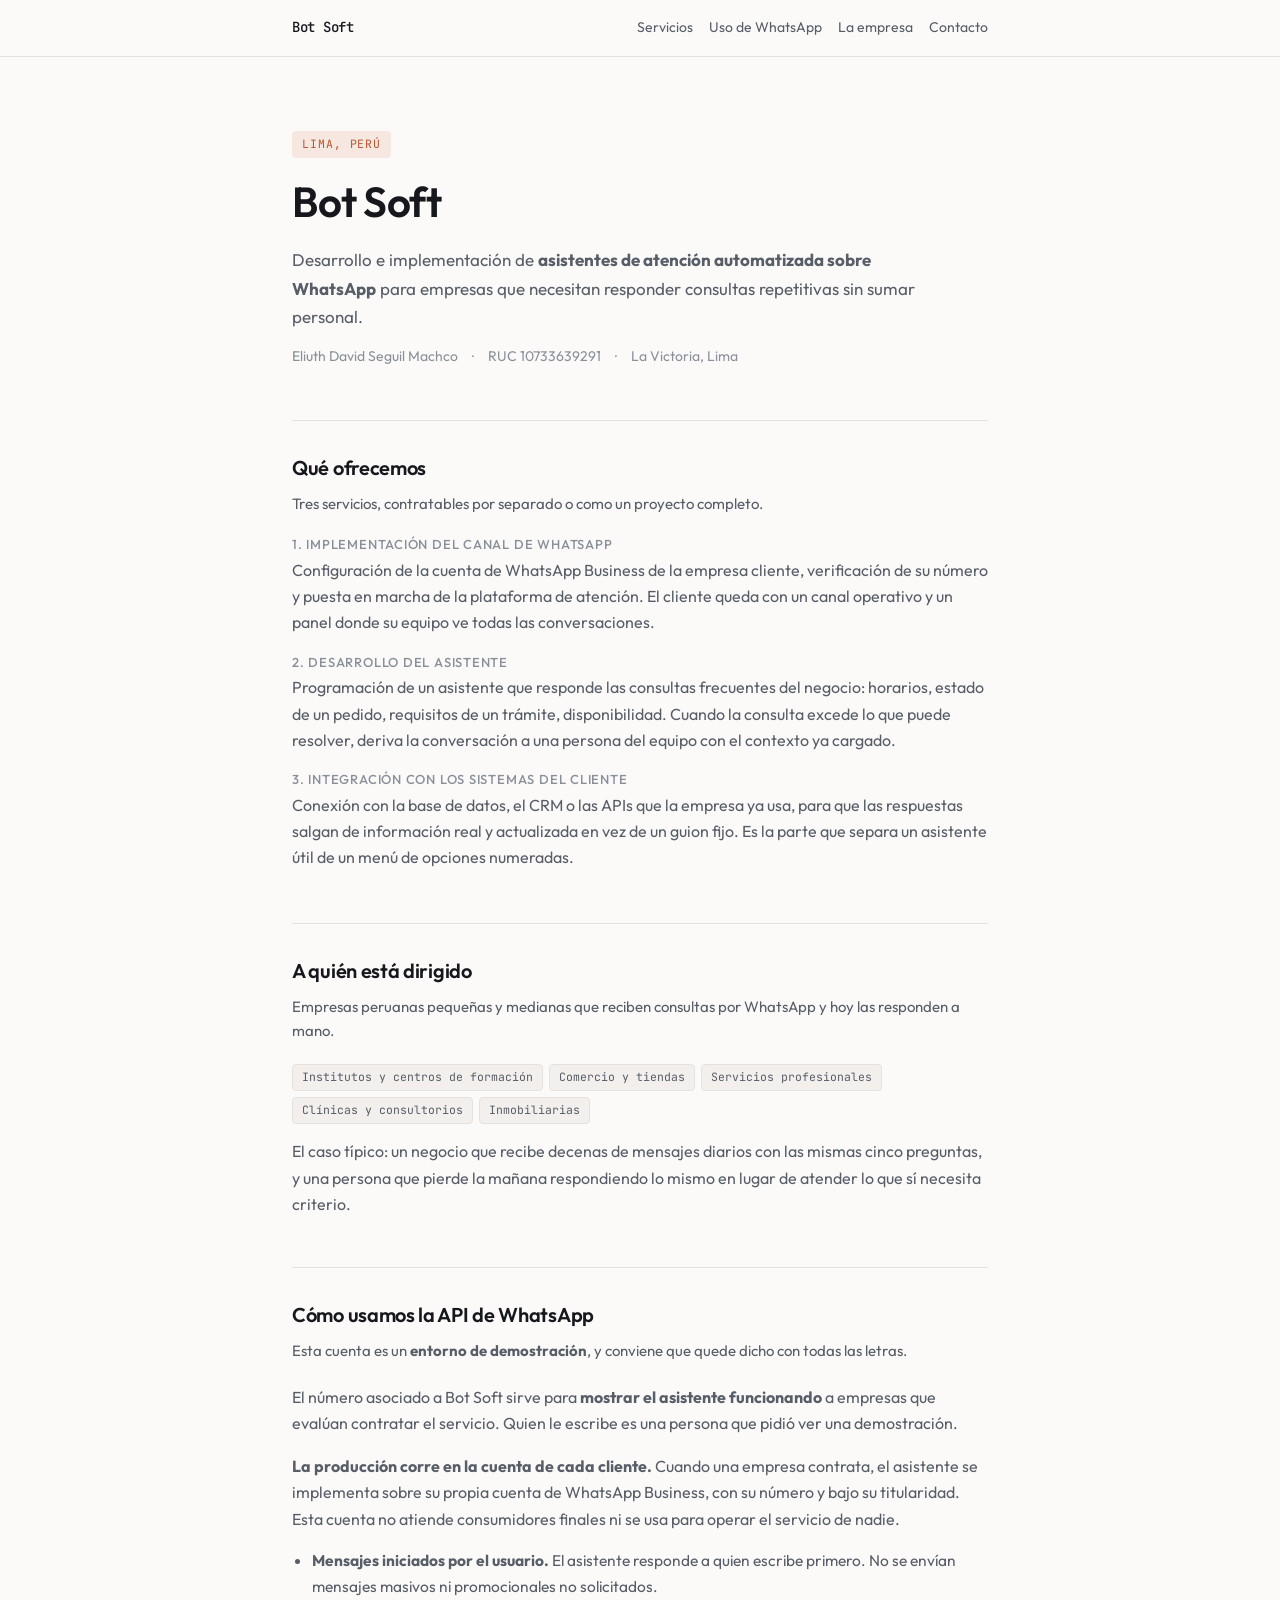
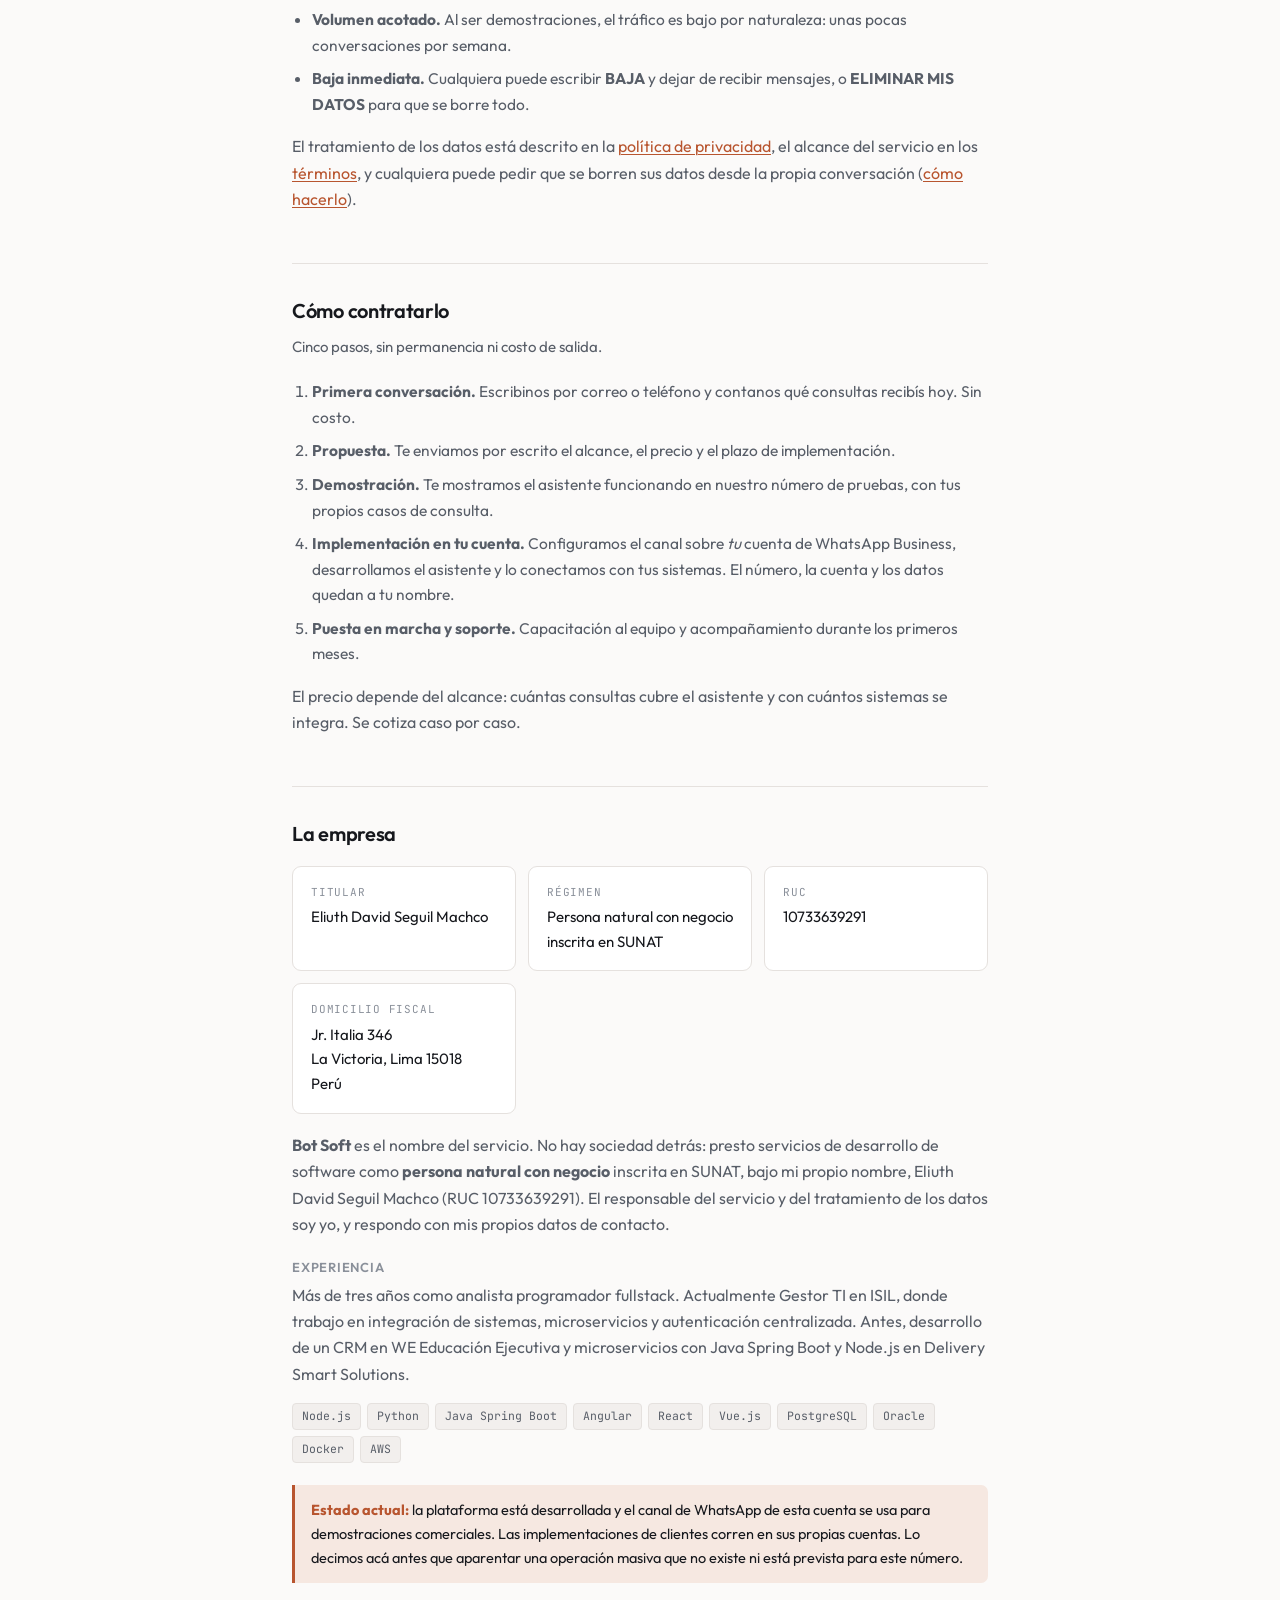
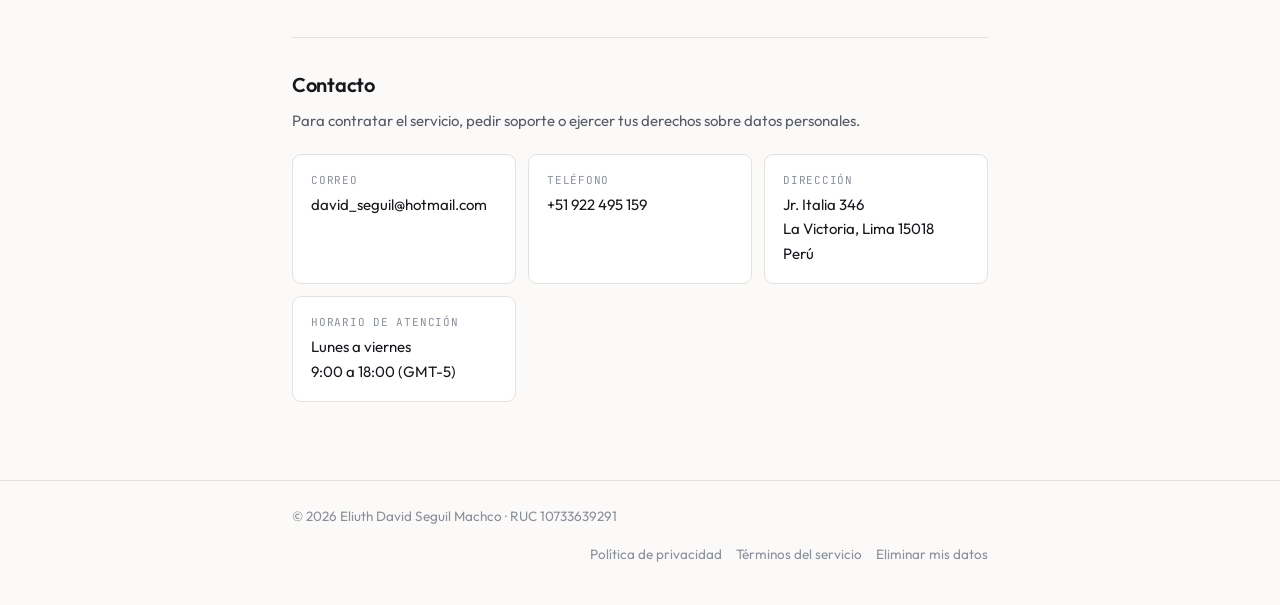
<file: index.html>
<!doctype html>
<html lang="es">
<head>
<meta charset="utf-8">
<meta name="viewport" content="width=device-width, initial-scale=1">
<title>Bot Soft — Asistentes de WhatsApp para empresas | Lima, Perú</title>
<meta name="description" content="Bot Soft desarrolla e implementa asistentes de atención automatizada sobre WhatsApp para empresas peruanas. Servicio prestado por Eliuth David Seguil Machco, Lima, Perú.">
<meta property="og:title" content="Bot Soft — Asistentes de WhatsApp para empresas">
<meta property="og:description" content="Desarrollo e implementación de asistentes de atención automatizada sobre WhatsApp. Lima, Perú.">
<meta property="og:type" content="website">
<meta property="og:url" content="https://botsoft.krovax.site/">
<link rel="icon" href="favicon.ico" sizes="any">
<link rel="icon" href="favicon-32.png" type="image/png">
<link rel="apple-touch-icon" href="apple-touch-icon.png">
<link rel="preconnect" href="https://fonts.googleapis.com">
<link rel="preconnect" href="https://fonts.gstatic.com" crossorigin>
<link rel="stylesheet" href="https://fonts.googleapis.com/css2?family=JetBrains+Mono:wght@400;500&family=Outfit:wght@400;500;600&display=swap">
<link rel="stylesheet" href="estilo.css">
</head>
<body>

<header class="barra">
  <div class="lienzo">
    <a class="marca" href="./">Bot&nbsp;Soft</a>
    <nav>
      <a href="#servicios">Servicios</a>
      <a href="#whatsapp">Uso de WhatsApp</a>
      <a href="#empresa">La empresa</a>
      <a href="#contacto">Contacto</a>
    </nav>
  </div>
</header>

<main class="lienzo">

  <div class="portada">
    <span class="etiqueta">Lima, Perú</span>
    <h1>Bot Soft</h1>
    <p class="lede">
      Desarrollo e implementación de <strong>asistentes de atención
      automatizada sobre WhatsApp</strong> para empresas que necesitan
      responder consultas repetitivas sin sumar personal.
    </p>
    <div class="ubicacion">
      <span>Eliuth David Seguil Machco</span>
      <span>·</span>
      <span>RUC 10733639291</span>
      <span>·</span>
      <span>La Victoria, Lima</span>
    </div>
  </div>

  <section id="servicios">
    <h2>Qué ofrecemos</h2>
    <p class="sub">
      Tres servicios, contratables por separado o como un proyecto completo.
    </p>

    <div class="grupo-tec">
      <h3>1. Implementación del canal de WhatsApp</h3>
      <p style="color:var(--tinta-media);margin-top:4px">
        Configuración de la cuenta de WhatsApp Business de la empresa cliente,
        verificación de su número y puesta en marcha de la plataforma de
        atención. El cliente queda con un canal operativo y un panel donde su
        equipo ve todas las conversaciones.
      </p>
    </div>

    <div class="grupo-tec">
      <h3>2. Desarrollo del asistente</h3>
      <p style="color:var(--tinta-media);margin-top:4px">
        Programación de un asistente que responde las consultas frecuentes del
        negocio: horarios, estado de un pedido, requisitos de un trámite,
        disponibilidad. Cuando la consulta excede lo que puede resolver, deriva
        la conversación a una persona del equipo con el contexto ya cargado.
      </p>
    </div>

    <div class="grupo-tec">
      <h3>3. Integración con los sistemas del cliente</h3>
      <p style="color:var(--tinta-media);margin-top:4px">
        Conexión con la base de datos, el CRM o las APIs que la empresa ya usa,
        para que las respuestas salgan de información real y actualizada en vez
        de un guion fijo. Es la parte que separa un asistente útil de un menú
        de opciones numeradas.
      </p>
    </div>
  </section>

  <section id="dirigido">
    <h2>A quién está dirigido</h2>
    <p class="sub">
      Empresas peruanas pequeñas y medianas que reciben consultas por WhatsApp
      y hoy las responden a mano.
    </p>
    <div class="chips">
      <span class="chip">Institutos y centros de formación</span>
      <span class="chip">Comercio y tiendas</span>
      <span class="chip">Servicios profesionales</span>
      <span class="chip">Clínicas y consultorios</span>
      <span class="chip">Inmobiliarias</span>
    </div>
    <p style="color:var(--tinta-media);margin-top:14px">
      El caso típico: un negocio que recibe decenas de mensajes diarios con las
      mismas cinco preguntas, y una persona que pierde la mañana respondiendo
      lo mismo en lugar de atender lo que sí necesita criterio.
    </p>
  </section>

  <section id="whatsapp">
    <h2>Cómo usamos la API de WhatsApp</h2>
    <p class="sub">
      Esta cuenta es un <strong>entorno de demostración</strong>, y conviene
      que quede dicho con todas las letras.
    </p>
    <p style="color:var(--tinta-media)">
      El número asociado a Bot Soft sirve para <strong>mostrar el asistente
      funcionando</strong> a empresas que evalúan contratar el servicio. Quien
      le escribe es una persona que pidió ver una demostración.
    </p>
    <p style="color:var(--tinta-media)">
      <strong>La producción corre en la cuenta de cada cliente.</strong> Cuando
      una empresa contrata, el asistente se implementa sobre su propia cuenta de
      WhatsApp Business, con su número y bajo su titularidad. Esta cuenta no
      atiende consumidores finales ni se usa para operar el servicio de nadie.
    </p>
    <ul style="color:var(--tinta-media);font-size:15.5px;padding-left:20px">
      <li style="margin-bottom:8px">
        <strong>Mensajes iniciados por el usuario.</strong> El asistente
        responde a quien escribe primero. No se envían mensajes masivos ni
        promocionales no solicitados.
      </li>
      <li style="margin-bottom:8px">
        <strong>Volumen acotado.</strong> Al ser demostraciones, el tráfico es
        bajo por naturaleza: unas pocas conversaciones por semana.
      </li>
      <li style="margin-bottom:8px">
        <strong>Baja inmediata.</strong> Cualquiera puede escribir
        <strong>BAJA</strong> y dejar de recibir mensajes, o
        <strong>ELIMINAR MIS DATOS</strong> para que se borre todo.
      </li>
    </ul>
    <p style="color:var(--tinta-media)">
      El tratamiento de los datos está descrito en la
      <a href="privacidad.html">política de privacidad</a>, el alcance del
      servicio en los <a href="terminos.html">términos</a>, y cualquiera puede
      pedir que se borren sus datos desde la propia conversación
      (<a href="eliminacion-datos.html">cómo hacerlo</a>).
    </p>
  </section>

  <section id="contratar">
    <h2>Cómo contratarlo</h2>
    <p class="sub">Cinco pasos, sin permanencia ni costo de salida.</p>
    <ol style="color:var(--tinta-media);font-size:15.5px;padding-left:20px">
      <li style="margin-bottom:8px">
        <strong>Primera conversación.</strong> Escribinos por correo o teléfono
        y contanos qué consultas recibís hoy. Sin costo.
      </li>
      <li style="margin-bottom:8px">
        <strong>Propuesta.</strong> Te enviamos por escrito el alcance, el
        precio y el plazo de implementación.
      </li>
      <li style="margin-bottom:8px">
        <strong>Demostración.</strong> Te mostramos el asistente funcionando
        en nuestro número de pruebas, con tus propios casos de consulta.
      </li>
      <li style="margin-bottom:8px">
        <strong>Implementación en tu cuenta.</strong> Configuramos el canal
        sobre <em>tu</em> cuenta de WhatsApp Business, desarrollamos el
        asistente y lo conectamos con tus sistemas. El número, la cuenta y los
        datos quedan a tu nombre.
      </li>
      <li style="margin-bottom:8px">
        <strong>Puesta en marcha y soporte.</strong> Capacitación al equipo y
        acompañamiento durante los primeros meses.
      </li>
    </ol>
    <p style="color:var(--tinta-media)">
      El precio depende del alcance: cuántas consultas cubre el asistente y con
      cuántos sistemas se integra. Se cotiza caso por caso.
    </p>
  </section>

  <section id="empresa">
    <h2>La empresa</h2>
    <div class="tarjetas" style="margin-bottom:18px">
      <div class="tarjeta">
        <div class="que">Titular</div>
        <div class="valor">Eliuth David Seguil Machco</div>
      </div>
      <div class="tarjeta">
        <div class="que">Régimen</div>
        <div class="valor">Persona natural con negocio<br>inscrita en SUNAT</div>
      </div>
      <div class="tarjeta">
        <div class="que">RUC</div>
        <div class="valor">10733639291</div>
      </div>
      <div class="tarjeta">
        <div class="que">Domicilio fiscal</div>
        <div class="valor">Jr. Italia 346<br>La Victoria, Lima 15018<br>Perú</div>
      </div>
    </div>

    <p style="color:var(--tinta-media)">
      <strong>Bot Soft</strong> es el nombre del servicio. No hay sociedad
      detrás: presto servicios de desarrollo de software como
      <strong>persona natural con negocio</strong> inscrita en SUNAT, bajo mi
      propio nombre, Eliuth David Seguil Machco (RUC 10733639291). El
      responsable del servicio y del tratamiento de los datos soy yo, y
      respondo con mis propios datos de contacto.
    </p>

    <h3 style="margin-top:22px;color:var(--tinta-suave);font-size:13px;
               text-transform:uppercase;letter-spacing:.06em">Experiencia</h3>
    <p style="color:var(--tinta-media);margin-top:6px">
      Más de tres años como analista programador fullstack. Actualmente Gestor
      TI en ISIL, donde trabajo en integración de sistemas, microservicios y
      autenticación centralizada. Antes, desarrollo de un CRM en WE Educación
      Ejecutiva y microservicios con Java Spring Boot y Node.js en Delivery
      Smart Solutions.
    </p>
    <div class="chips" style="margin-top:12px">
      <span class="chip">Node.js</span><span class="chip">Python</span>
      <span class="chip">Java Spring Boot</span><span class="chip">Angular</span>
      <span class="chip">React</span><span class="chip">Vue.js</span>
      <span class="chip">PostgreSQL</span><span class="chip">Oracle</span>
      <span class="chip">Docker</span><span class="chip">AWS</span>
    </div>

    <div class="aviso" style="margin-top:22px">
      <strong>Estado actual:</strong> la plataforma está desarrollada y el
      canal de WhatsApp de esta cuenta se usa para demostraciones comerciales.
      Las implementaciones de clientes corren en sus propias cuentas. Lo
      decimos acá antes que aparentar una operación masiva que no existe ni
      está prevista para este número.
    </div>
  </section>

  <section id="contacto">
    <h2>Contacto</h2>
    <p class="sub">
      Para contratar el servicio, pedir soporte o ejercer tus derechos sobre
      datos personales.
    </p>
    <div class="tarjetas">
      <a class="tarjeta" href="mailto:david_seguil@hotmail.com">
        <div class="que">Correo</div>
        <div class="valor">david_seguil@hotmail.com</div>
      </a>
      <a class="tarjeta" href="tel:+51922495159">
        <div class="que">Teléfono</div>
        <div class="valor">+51 922 495 159</div>
      </a>
      <div class="tarjeta">
        <div class="que">Dirección</div>
        <div class="valor">Jr. Italia 346<br>La Victoria, Lima 15018<br>Perú</div>
      </div>
      <div class="tarjeta">
        <div class="que">Horario de atención</div>
        <div class="valor">Lunes a viernes<br>9:00 a 18:00 (GMT-5)</div>
      </div>
    </div>
  </section>

</main>

<footer>
  <div class="lienzo">
    <span>© <span id="anio">2026</span> Eliuth David Seguil Machco · RUC 10733639291</span>
    <nav>
      <a href="privacidad.html">Política de privacidad</a>
      <a href="terminos.html">Términos del servicio</a>
      <a href="eliminacion-datos.html">Eliminar mis datos</a>
    </nav>
  </div>
</footer>

<script>
  document.getElementById('anio').textContent = new Date().getFullYear();
</script>

</body>
</html>
</file>
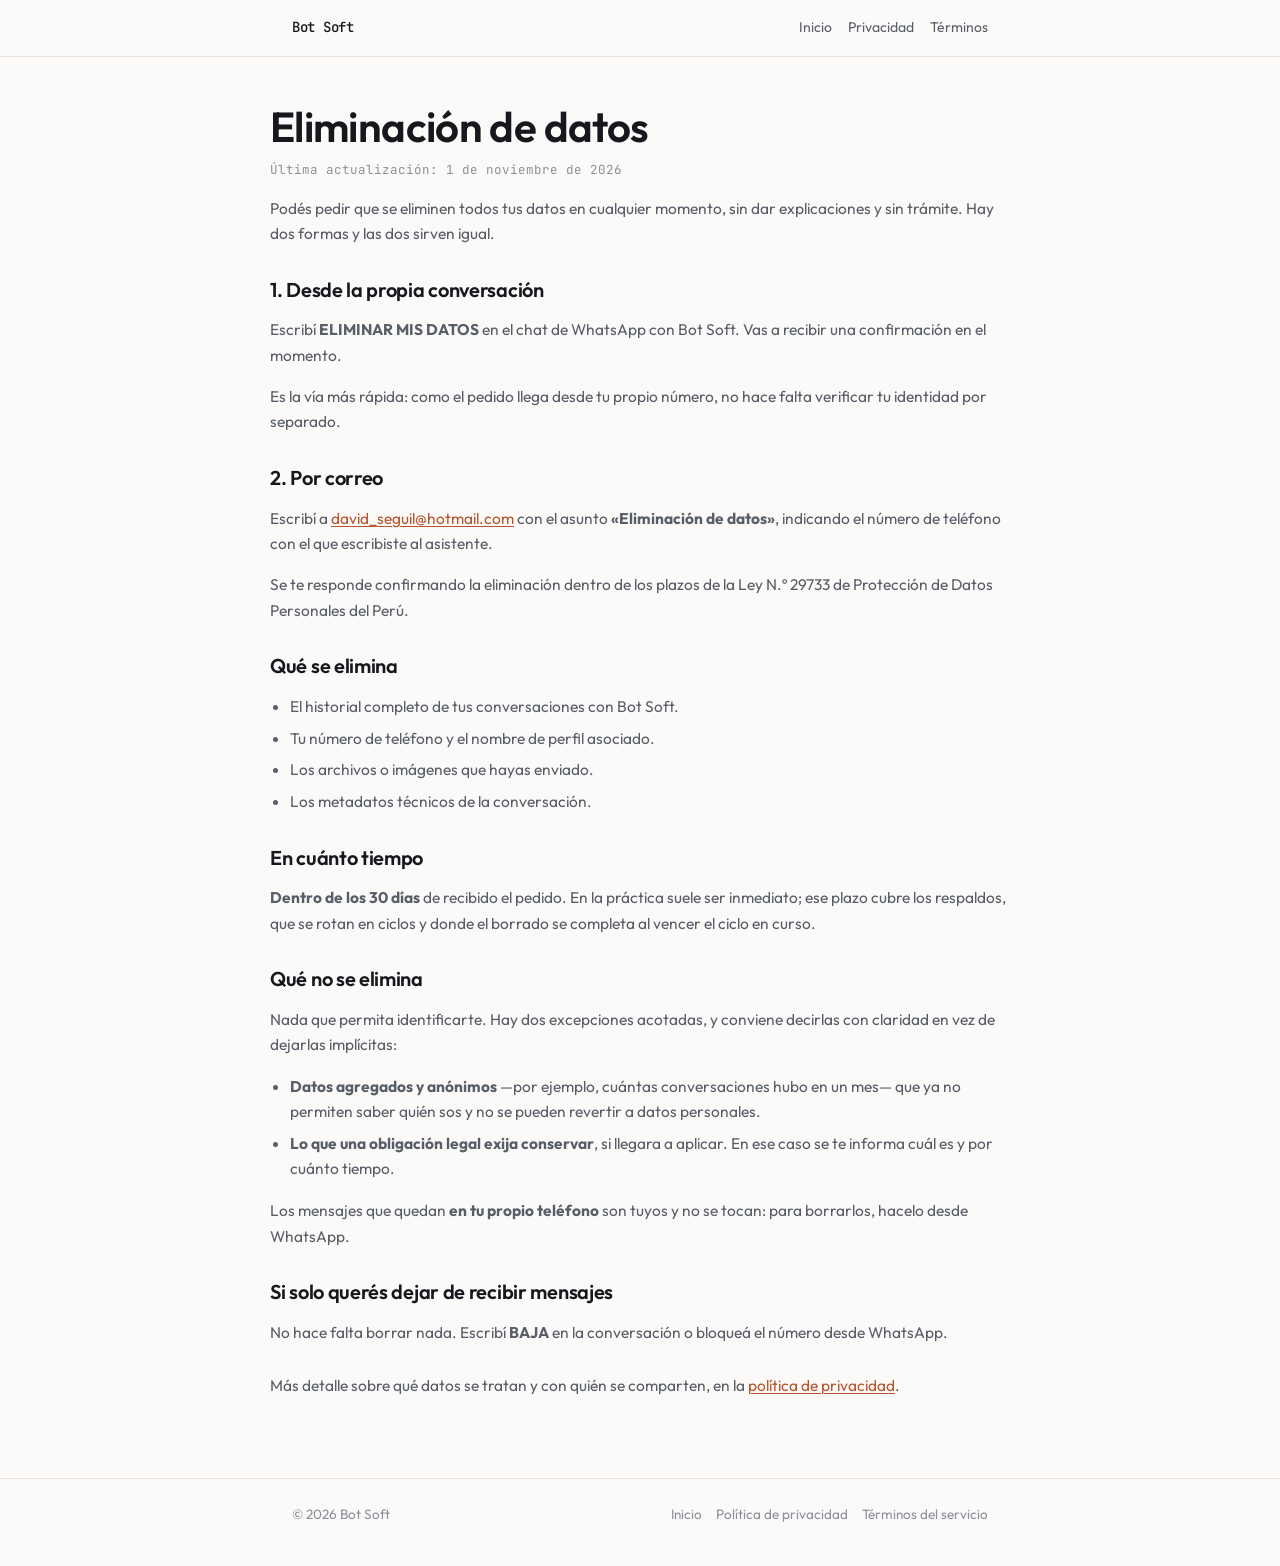
<file: eliminacion-datos.html>
<!doctype html>
<html lang="es">
<head>
<meta charset="utf-8">
<meta name="viewport" content="width=device-width, initial-scale=1">
<title>Eliminación de datos — Bot Soft</title>
<meta name="description" content="Cómo pedir que se eliminen tus datos de Bot Soft: dos formas, qué se borra y en cuánto tiempo.">
<link rel="icon" href="favicon.ico" sizes="any">
<link rel="icon" href="favicon-32.png" type="image/png">
<link rel="apple-touch-icon" href="apple-touch-icon.png">
<link rel="preconnect" href="https://fonts.googleapis.com">
<link rel="preconnect" href="https://fonts.gstatic.com" crossorigin>
<link rel="stylesheet" href="https://fonts.googleapis.com/css2?family=JetBrains+Mono:wght@400;500&family=Outfit:wght@400;500;600&display=swap">
<link rel="stylesheet" href="estilo.css">
</head>
<body>

<header class="barra">
  <div class="lienzo">
    <a class="marca" href="./">Bot&nbsp;Soft</a>
    <nav>
      <a href="./">Inicio</a>
      <a href="privacidad.html">Privacidad</a>
      <a href="terminos.html">Términos</a>
    </nav>
  </div>
</header>

<main class="lienzo legal">

  <h1>Eliminación de datos</h1>
  <p class="fecha">Última actualización: 1 de noviembre de 2026</p>

  <p>
    Podés pedir que se eliminen todos tus datos en cualquier momento, sin dar
    explicaciones y sin trámite. Hay dos formas y las dos sirven igual.
  </p>

  <h2>1. Desde la propia conversación</h2>
  <p>
    Escribí <strong>ELIMINAR MIS DATOS</strong> en el chat de WhatsApp con Bot
    Soft. Vas a recibir una confirmación en el momento.
  </p>
  <p>
    Es la vía más rápida: como el pedido llega desde tu propio número, no hace
    falta verificar tu identidad por separado.
  </p>

  <h2>2. Por correo</h2>
  <p>
    Escribí a <a href="mailto:david_seguil@hotmail.com">david_seguil@hotmail.com</a>
    con el asunto <strong>«Eliminación de datos»</strong>, indicando el número
    de teléfono con el que escribiste al asistente.
  </p>
  <p>
    Se te responde confirmando la eliminación dentro de los plazos de la Ley
    N.º 29733 de Protección de Datos Personales del Perú.
  </p>

  <h2>Qué se elimina</h2>
  <ul>
    <li>El historial completo de tus conversaciones con Bot Soft.</li>
    <li>Tu número de teléfono y el nombre de perfil asociado.</li>
    <li>Los archivos o imágenes que hayas enviado.</li>
    <li>Los metadatos técnicos de la conversación.</li>
  </ul>

  <h2>En cuánto tiempo</h2>
  <p>
    <strong>Dentro de los 30 días</strong> de recibido el pedido. En la
    práctica suele ser inmediato; ese plazo cubre los respaldos, que se rotan
    en ciclos y donde el borrado se completa al vencer el ciclo en curso.
  </p>

  <h2>Qué no se elimina</h2>
  <p>
    Nada que permita identificarte. Hay dos excepciones acotadas, y conviene
    decirlas con claridad en vez de dejarlas implícitas:
  </p>
  <ul>
    <li><strong>Datos agregados y anónimos</strong> —por ejemplo, cuántas
        conversaciones hubo en un mes— que ya no permiten saber quién sos y no
        se pueden revertir a datos personales.</li>
    <li><strong>Lo que una obligación legal exija conservar</strong>, si llegara
        a aplicar. En ese caso se te informa cuál es y por cuánto tiempo.</li>
  </ul>
  <p>
    Los mensajes que quedan <strong>en tu propio teléfono</strong> son tuyos y
    no se tocan: para borrarlos, hacelo desde WhatsApp.
  </p>

  <h2>Si solo querés dejar de recibir mensajes</h2>
  <p>
    No hace falta borrar nada. Escribí <strong>BAJA</strong> en la conversación
    o bloqueá el número desde WhatsApp.
  </p>

  <p style="margin-top:28px">
    Más detalle sobre qué datos se tratan y con quién se comparten, en la
    <a href="privacidad.html">política de privacidad</a>.
  </p>

</main>

<footer>
  <div class="lienzo">
    <span>© <span id="anio">2026</span> Bot Soft</span>
    <nav>
      <a href="./">Inicio</a>
      <a href="privacidad.html">Política de privacidad</a>
      <a href="terminos.html">Términos del servicio</a>
    </nav>
  </div>
</footer>

<script>document.getElementById('anio').textContent = new Date().getFullYear();</script>

</body>
</html>
</file>
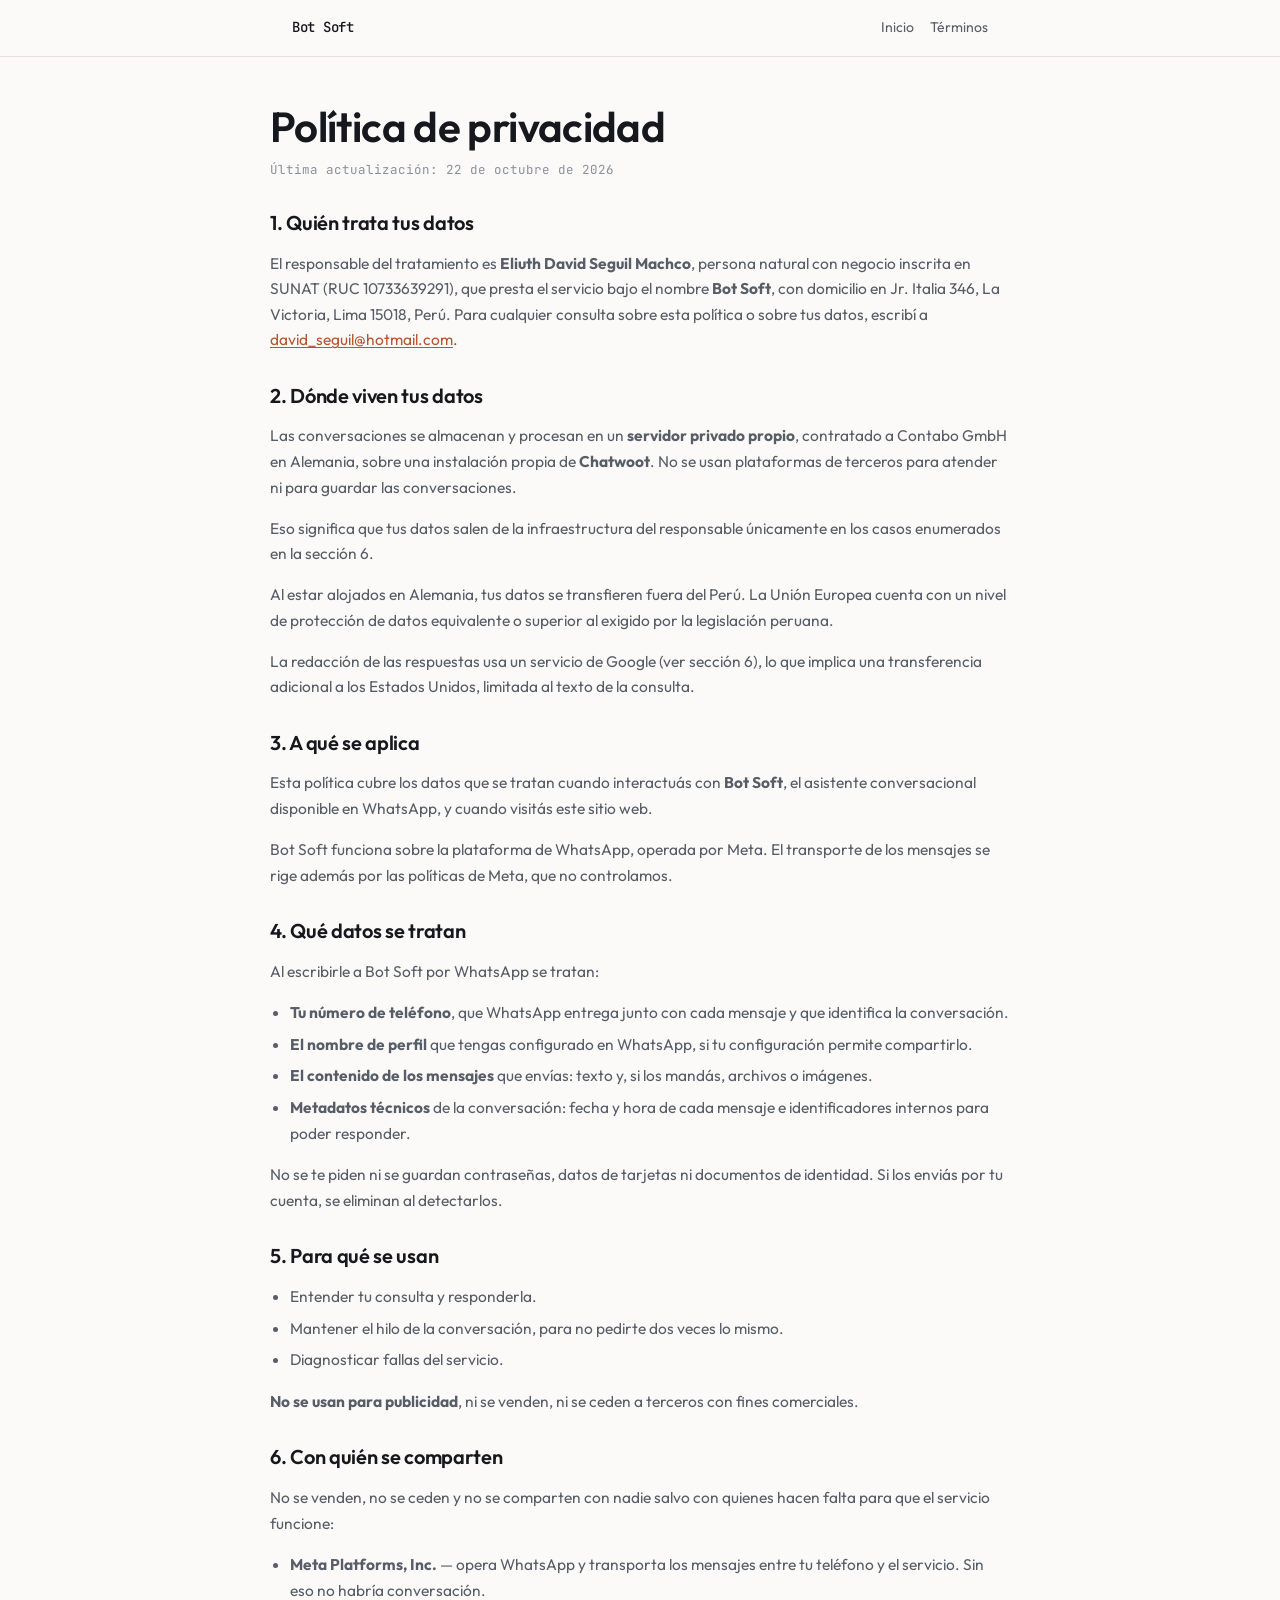
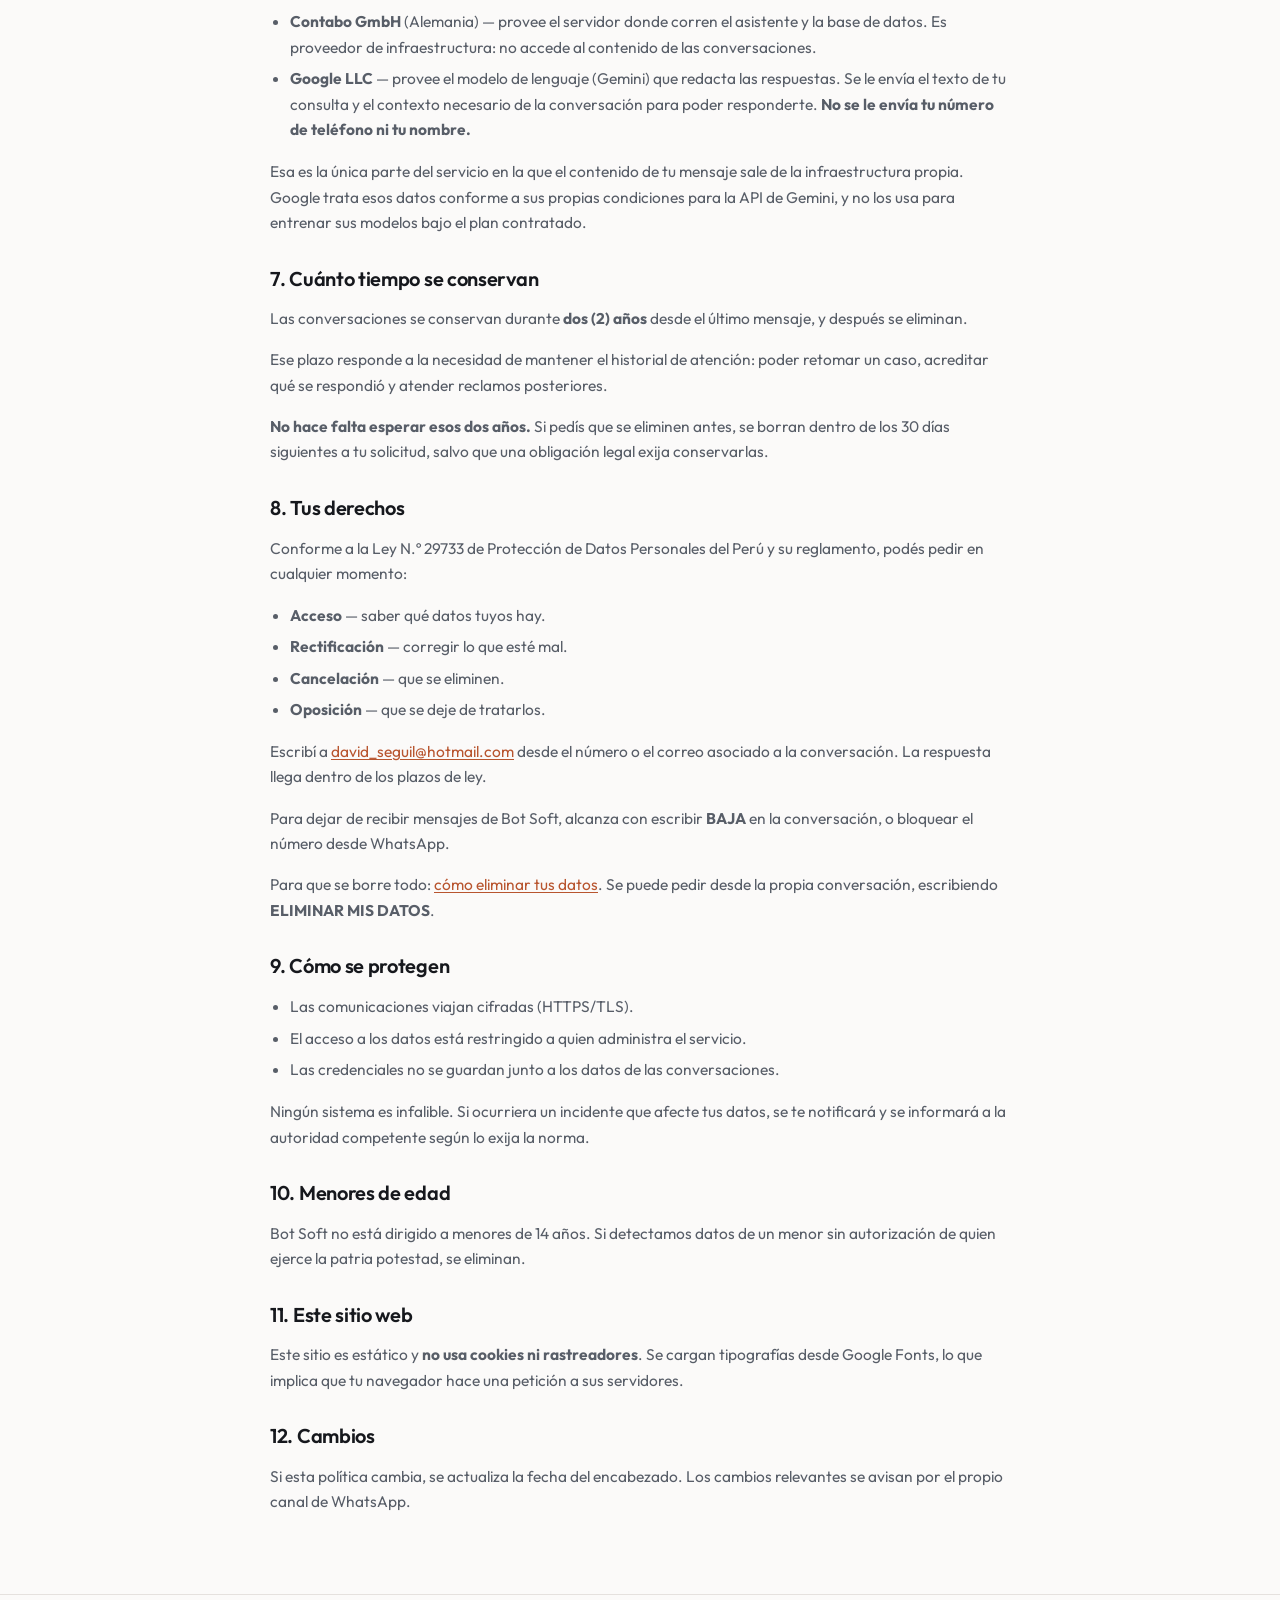
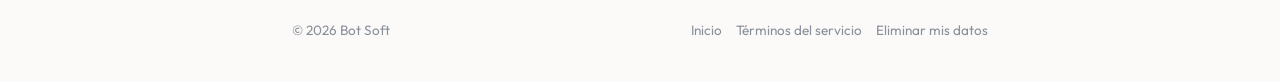
<file: privacidad.html>
<!doctype html>
<html lang="es">
<head>
<meta charset="utf-8">
<meta name="viewport" content="width=device-width, initial-scale=1">
<title>Política de privacidad — Bot Soft</title>
<meta name="description" content="Qué datos trata Bot Soft, para qué, cuánto tiempo se conservan y cómo ejercer tus derechos.">
<link rel="icon" href="favicon.ico" sizes="any">
<link rel="icon" href="favicon-32.png" type="image/png">
<link rel="apple-touch-icon" href="apple-touch-icon.png">
<link rel="preconnect" href="https://fonts.googleapis.com">
<link rel="preconnect" href="https://fonts.gstatic.com" crossorigin>
<link rel="stylesheet" href="https://fonts.googleapis.com/css2?family=JetBrains+Mono:wght@400;500&family=Outfit:wght@400;500;600&display=swap">
<link rel="stylesheet" href="estilo.css">
</head>
<body>

<header class="barra">
  <div class="lienzo">
    <a class="marca" href="./">Bot&nbsp;Soft</a>
    <nav>
      <a href="./">Inicio</a>
      <a href="terminos.html">Términos</a>
    </nav>
  </div>
</header>

<main class="lienzo legal">

  <h1>Política de privacidad</h1>
  <p class="fecha">Última actualización: 22 de octubre de 2026</p>

  <h2>1. Quién trata tus datos</h2>
  <p>
    El responsable del tratamiento es <strong>Eliuth David Seguil Machco</strong>,
    persona natural con negocio inscrita en SUNAT (RUC 10733639291), que
    presta el servicio bajo el nombre <strong>Bot Soft</strong>, con domicilio
    en Jr. Italia 346, La Victoria, Lima 15018, Perú. Para cualquier consulta sobre esta política o
    sobre tus datos, escribí a
    <a href="mailto:david_seguil@hotmail.com">david_seguil@hotmail.com</a>.
  </p>

  <h2>2. Dónde viven tus datos</h2>
  <p>
    Las conversaciones se almacenan y procesan en un <strong>servidor privado
    propio</strong>, contratado a Contabo GmbH en Alemania, sobre una
    instalación propia de <strong>Chatwoot</strong>. No se usan plataformas de
    terceros para atender ni para guardar las conversaciones.
  </p>
  <p>
    Eso significa que tus datos salen de la infraestructura del responsable
    únicamente en los casos enumerados en la sección 6.
  </p>
  <p>
    Al estar alojados en Alemania, tus datos se transfieren fuera del Perú. La
    Unión Europea cuenta con un nivel de protección de datos equivalente o
    superior al exigido por la legislación peruana.
  </p>
  <p>
    La redacción de las respuestas usa un servicio de Google (ver sección 6),
    lo que implica una transferencia adicional a los Estados Unidos, limitada
    al texto de la consulta.
  </p>

  <h2>3. A qué se aplica</h2>
  <p>
    Esta política cubre los datos que se tratan cuando interactuás con
    <strong>Bot Soft</strong>, el asistente conversacional disponible en
    WhatsApp, y cuando visitás este sitio web.
  </p>
  <p>
    Bot Soft funciona sobre la plataforma de WhatsApp, operada por Meta.
    El transporte de los mensajes se rige además por las políticas de Meta,
    que no controlamos.
  </p>

  <h2>4. Qué datos se tratan</h2>
  <p>Al escribirle a Bot Soft por WhatsApp se tratan:</p>
  <ul>
    <li><strong>Tu número de teléfono</strong>, que WhatsApp entrega junto con
        cada mensaje y que identifica la conversación.</li>
    <li><strong>El nombre de perfil</strong> que tengas configurado en WhatsApp,
        si tu configuración permite compartirlo.</li>
    <li><strong>El contenido de los mensajes</strong> que envías: texto y, si
        los mandás, archivos o imágenes.</li>
    <li><strong>Metadatos técnicos</strong> de la conversación: fecha y hora de
        cada mensaje e identificadores internos para poder responder.</li>
  </ul>
  <p>
    No se te piden ni se guardan contraseñas, datos de tarjetas ni documentos de
    identidad. Si los enviás por tu cuenta, se eliminan al detectarlos.
  </p>

  <h2>5. Para qué se usan</h2>
  <ul>
    <li>Entender tu consulta y responderla.</li>
    <li>Mantener el hilo de la conversación, para no pedirte dos veces lo mismo.</li>
    <li>Diagnosticar fallas del servicio.</li>
  </ul>
  <p>
    <strong>No se usan para publicidad</strong>, ni se venden, ni se ceden a
    terceros con fines comerciales.
  </p>

  <h2>6. Con quién se comparten</h2>
  <p>
    No se venden, no se ceden y no se comparten con nadie salvo con quienes
    hacen falta para que el servicio funcione:
  </p>
  <ul>
    <li><strong>Meta Platforms, Inc.</strong> — opera WhatsApp y transporta los
        mensajes entre tu teléfono y el servicio. Sin eso no habría
        conversación.</li>
    <li><strong>Contabo GmbH</strong> (Alemania) — provee el servidor donde
        corren el asistente y la base de datos. Es proveedor de infraestructura:
        no accede al contenido de las conversaciones.</li>
    <li><strong>Google LLC</strong> — provee el modelo de lenguaje (Gemini) que
        redacta las respuestas. Se le envía el texto de tu consulta y el
        contexto necesario de la conversación para poder responderte.
        <strong>No se le envía tu número de teléfono ni tu nombre.</strong></li>
  </ul>
  <p>
    Esa es la única parte del servicio en la que el contenido de tu mensaje sale
    de la infraestructura propia. Google trata esos datos conforme a sus propias
    condiciones para la API de Gemini, y no los usa para entrenar sus modelos
    bajo el plan contratado.
  </p>

  <h2>7. Cuánto tiempo se conservan</h2>
  <p>
    Las conversaciones se conservan durante <strong>dos (2) años</strong> desde
    el último mensaje, y después se eliminan.
  </p>
  <p>
    Ese plazo responde a la necesidad de mantener el historial de atención: poder
    retomar un caso, acreditar qué se respondió y atender reclamos posteriores.
  </p>
  <p>
    <strong>No hace falta esperar esos dos años.</strong> Si pedís que se
    eliminen antes, se borran dentro de los 30 días siguientes a tu solicitud,
    salvo que una obligación legal exija conservarlas.
  </p>

  <h2>8. Tus derechos</h2>
  <p>
    Conforme a la Ley N.º 29733 de Protección de Datos Personales del Perú y su
    reglamento, podés pedir en cualquier momento:
  </p>
  <ul>
    <li><strong>Acceso</strong> — saber qué datos tuyos hay.</li>
    <li><strong>Rectificación</strong> — corregir lo que esté mal.</li>
    <li><strong>Cancelación</strong> — que se eliminen.</li>
    <li><strong>Oposición</strong> — que se deje de tratarlos.</li>
  </ul>
  <p>
    Escribí a <a href="mailto:david_seguil@hotmail.com">david_seguil@hotmail.com</a>
    desde el número o el correo asociado a la conversación. La respuesta llega
    dentro de los plazos de ley.
  </p>
  <p>
    Para dejar de recibir mensajes de Bot Soft, alcanza con escribir
    <strong>BAJA</strong> en la conversación, o bloquear el número desde
    WhatsApp.
  </p>
  <p>
    Para que se borre todo: <a href="eliminacion-datos.html">cómo eliminar tus
    datos</a>. Se puede pedir desde la propia conversación, escribiendo
    <strong>ELIMINAR MIS DATOS</strong>.
  </p>

  <h2>9. Cómo se protegen</h2>
  <ul>
    <li>Las comunicaciones viajan cifradas (HTTPS/TLS).</li>
    <li>El acceso a los datos está restringido a quien administra el servicio.</li>
    <li>Las credenciales no se guardan junto a los datos de las conversaciones.</li>
  </ul>
  <p>
    Ningún sistema es infalible. Si ocurriera un incidente que afecte tus datos,
    se te notificará y se informará a la autoridad competente según lo exija la
    norma.
  </p>

  <h2>10. Menores de edad</h2>
  <p>
    Bot Soft no está dirigido a menores de 14 años. Si detectamos datos de un
    menor sin autorización de quien ejerce la patria potestad, se eliminan.
  </p>

  <h2>11. Este sitio web</h2>
  <p>
    Este sitio es estático y <strong>no usa cookies ni rastreadores</strong>. Se
    cargan tipografías desde Google Fonts, lo que implica que tu navegador hace
    una petición a sus servidores.
  </p>

  <h2>12. Cambios</h2>
  <p>
    Si esta política cambia, se actualiza la fecha del encabezado. Los cambios
    relevantes se avisan por el propio canal de WhatsApp.
  </p>

</main>

<footer>
  <div class="lienzo">
    <span>© <span id="anio">2026</span> Bot Soft</span>
    <nav>
      <a href="./">Inicio</a>
      <a href="terminos.html">Términos del servicio</a>
      <a href="eliminacion-datos.html">Eliminar mis datos</a>
    </nav>
  </div>
</footer>

<script>document.getElementById('anio').textContent = new Date().getFullYear();</script>

</body>
</html>
</file>
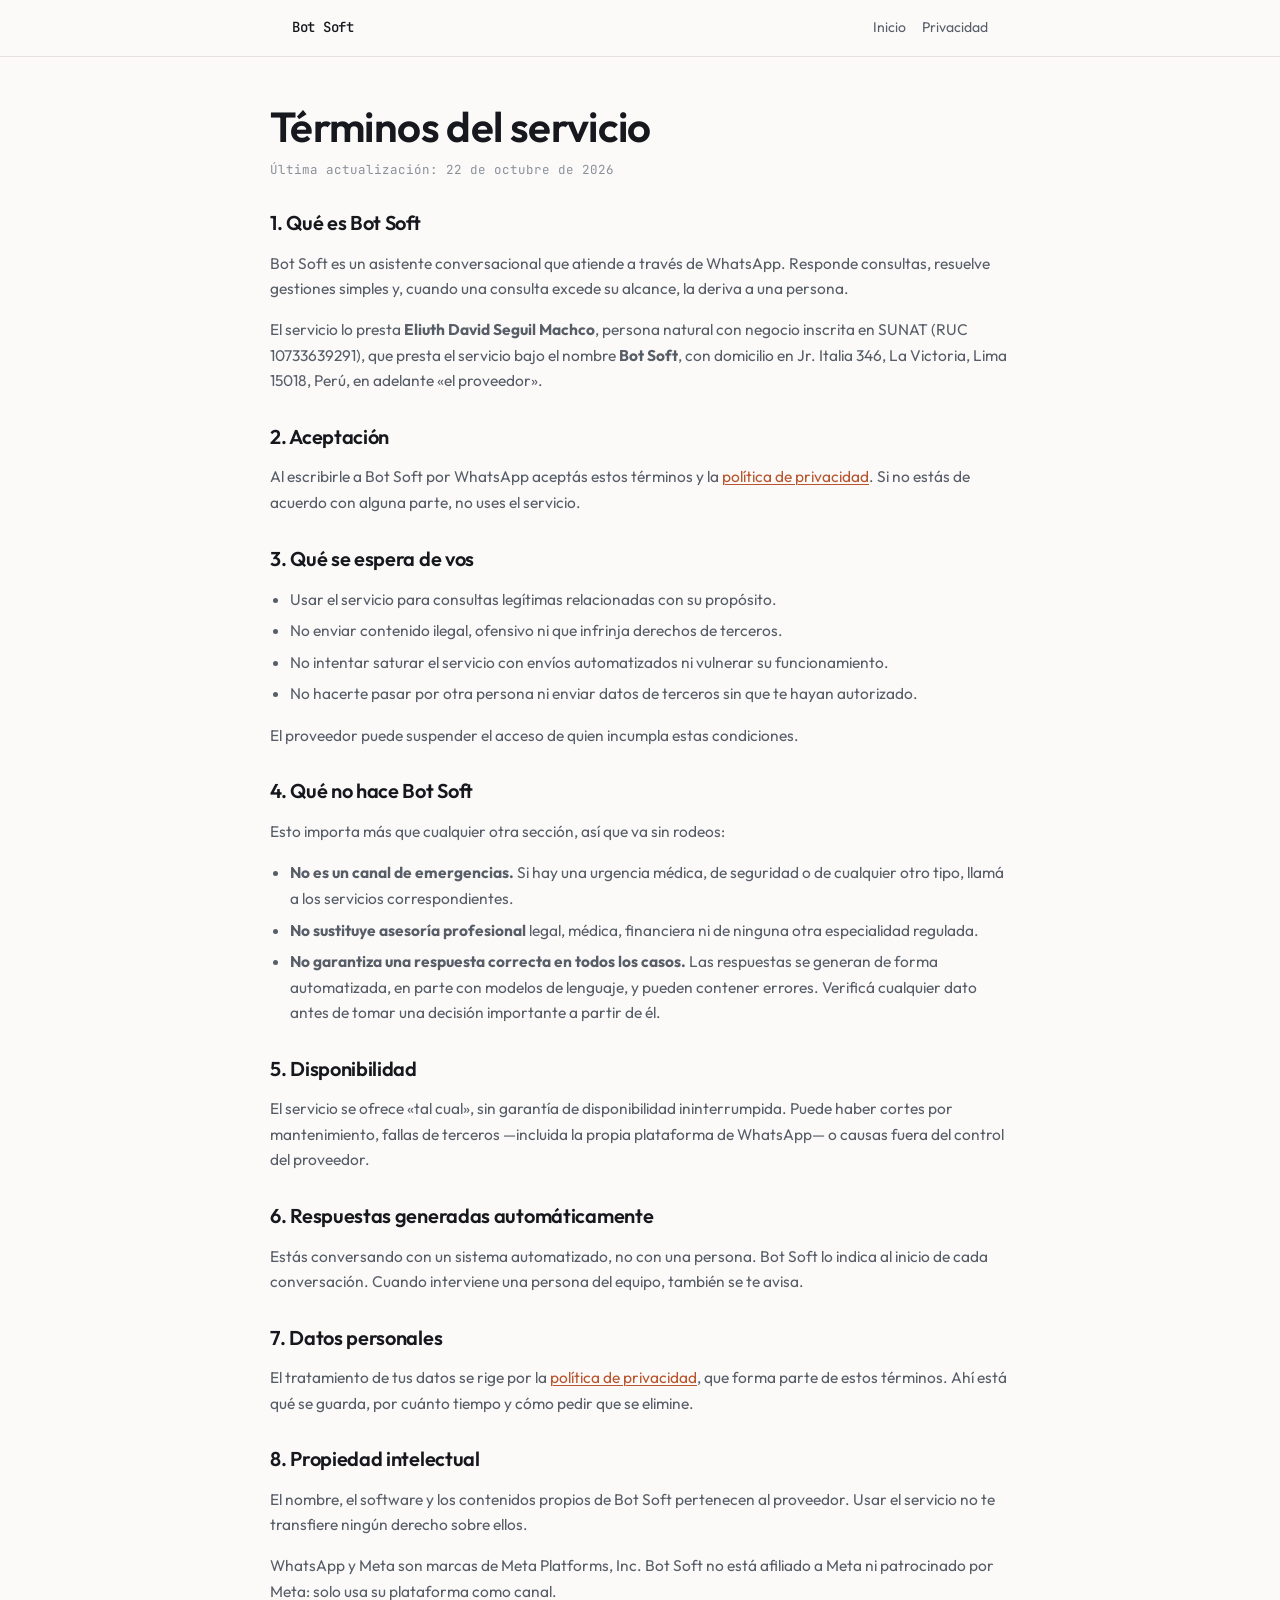
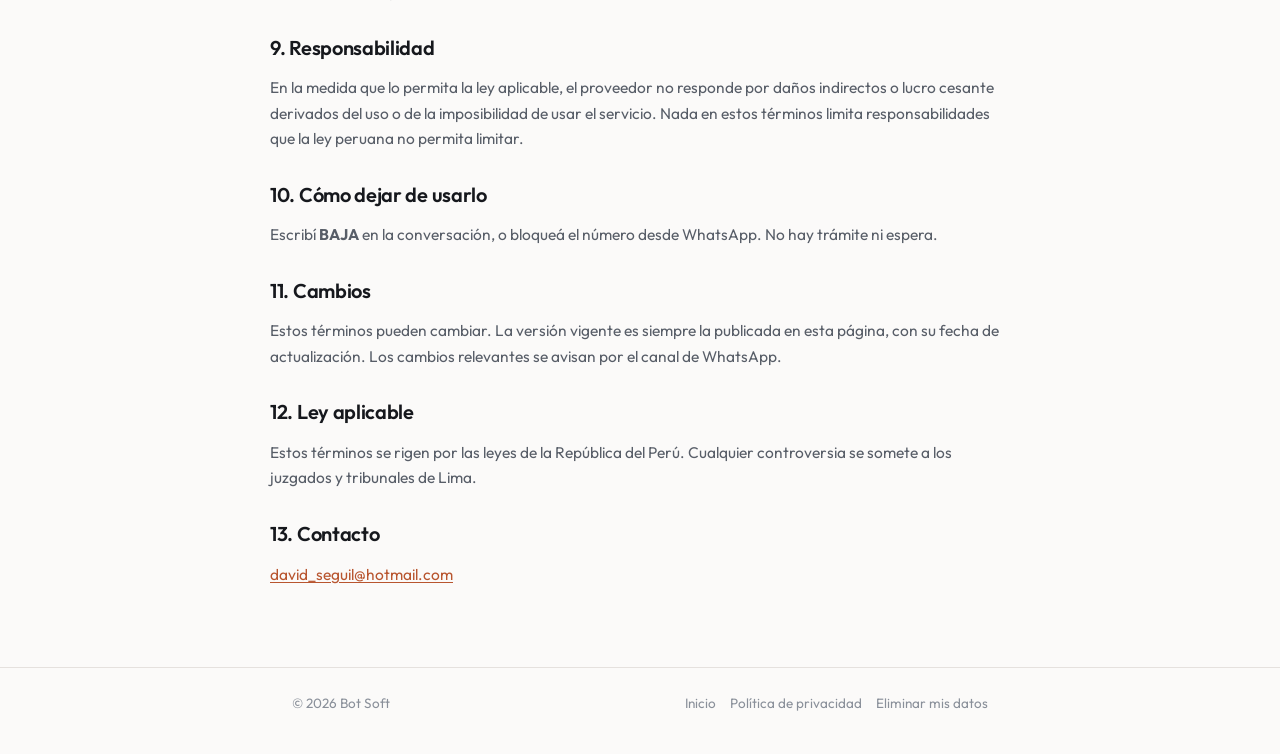
<file: terminos.html>
<!doctype html>
<html lang="es">
<head>
<meta charset="utf-8">
<meta name="viewport" content="width=device-width, initial-scale=1">
<title>Términos del servicio — Bot Soft</title>
<meta name="description" content="Condiciones de uso de Bot Soft, el asistente conversacional de WhatsApp.">
<link rel="icon" href="favicon.ico" sizes="any">
<link rel="icon" href="favicon-32.png" type="image/png">
<link rel="apple-touch-icon" href="apple-touch-icon.png">
<link rel="preconnect" href="https://fonts.googleapis.com">
<link rel="preconnect" href="https://fonts.gstatic.com" crossorigin>
<link rel="stylesheet" href="https://fonts.googleapis.com/css2?family=JetBrains+Mono:wght@400;500&family=Outfit:wght@400;500;600&display=swap">
<link rel="stylesheet" href="estilo.css">
</head>
<body>

<header class="barra">
  <div class="lienzo">
    <a class="marca" href="./">Bot&nbsp;Soft</a>
    <nav>
      <a href="./">Inicio</a>
      <a href="privacidad.html">Privacidad</a>
    </nav>
  </div>
</header>

<main class="lienzo legal">

  <h1>Términos del servicio</h1>
  <p class="fecha">Última actualización: 22 de octubre de 2026</p>

  <h2>1. Qué es Bot Soft</h2>
  <p>
    Bot Soft es un asistente conversacional que atiende a través de WhatsApp.
    Responde consultas, resuelve gestiones simples y, cuando una consulta excede
    su alcance, la deriva a una persona.
  </p>
  <p>
    El servicio lo presta <strong>Eliuth David Seguil Machco</strong>, persona
    natural con negocio inscrita en SUNAT (RUC 10733639291), que presta el
    servicio bajo el nombre <strong>Bot Soft</strong>, con domicilio en
    Jr. Italia 346, La Victoria, Lima 15018, Perú, en adelante «el proveedor».
  </p>

  <h2>2. Aceptación</h2>
  <p>
    Al escribirle a Bot Soft por WhatsApp aceptás estos términos y la
    <a href="privacidad.html">política de privacidad</a>. Si no estás de acuerdo
    con alguna parte, no uses el servicio.
  </p>

  <h2>3. Qué se espera de vos</h2>
  <ul>
    <li>Usar el servicio para consultas legítimas relacionadas con su propósito.</li>
    <li>No enviar contenido ilegal, ofensivo ni que infrinja derechos de terceros.</li>
    <li>No intentar saturar el servicio con envíos automatizados ni vulnerar su
        funcionamiento.</li>
    <li>No hacerte pasar por otra persona ni enviar datos de terceros sin que te
        hayan autorizado.</li>
  </ul>
  <p>
    El proveedor puede suspender el acceso de quien incumpla estas condiciones.
  </p>

  <h2>4. Qué no hace Bot Soft</h2>
  <p>
    Esto importa más que cualquier otra sección, así que va sin rodeos:
  </p>
  <ul>
    <li><strong>No es un canal de emergencias.</strong> Si hay una urgencia
        médica, de seguridad o de cualquier otro tipo, llamá a los servicios
        correspondientes.</li>
    <li><strong>No sustituye asesoría profesional</strong> legal, médica,
        financiera ni de ninguna otra especialidad regulada.</li>
    <li><strong>No garantiza una respuesta correcta en todos los casos.</strong>
        Las respuestas se generan de forma automatizada, en parte con modelos de
        lenguaje, y pueden contener errores. Verificá cualquier dato antes de
        tomar una decisión importante a partir de él.</li>
  </ul>

  <h2>5. Disponibilidad</h2>
  <p>
    El servicio se ofrece «tal cual», sin garantía de disponibilidad
    ininterrumpida. Puede haber cortes por mantenimiento, fallas de terceros
    —incluida la propia plataforma de WhatsApp— o causas fuera del control del
    proveedor.
  </p>

  <h2>6. Respuestas generadas automáticamente</h2>
  <p>
    Estás conversando con un sistema automatizado, no con una persona. Bot Soft
    lo indica al inicio de cada conversación. Cuando interviene una persona del
    equipo, también se te avisa.
  </p>

  <h2>7. Datos personales</h2>
  <p>
    El tratamiento de tus datos se rige por la
    <a href="privacidad.html">política de privacidad</a>, que forma parte de
    estos términos. Ahí está qué se guarda, por cuánto tiempo y cómo pedir que
    se elimine.
  </p>

  <h2>8. Propiedad intelectual</h2>
  <p>
    El nombre, el software y los contenidos propios de Bot Soft pertenecen al
    proveedor. Usar el servicio no te transfiere ningún derecho sobre ellos.
  </p>
  <p>
    WhatsApp y Meta son marcas de Meta Platforms, Inc. Bot Soft no está
    afiliado a Meta ni patrocinado por Meta: solo usa su plataforma como canal.
  </p>

  <h2>9. Responsabilidad</h2>
  <p>
    En la medida que lo permita la ley aplicable, el proveedor no responde por
    daños indirectos o lucro cesante derivados del uso o de la imposibilidad de
    usar el servicio. Nada en estos términos limita responsabilidades que la ley
    peruana no permita limitar.
  </p>

  <h2>10. Cómo dejar de usarlo</h2>
  <p>
    Escribí <strong>BAJA</strong> en la conversación, o bloqueá el número desde
    WhatsApp. No hay trámite ni espera.
  </p>

  <h2>11. Cambios</h2>
  <p>
    Estos términos pueden cambiar. La versión vigente es siempre la publicada en
    esta página, con su fecha de actualización. Los cambios relevantes se avisan
    por el canal de WhatsApp.
  </p>

  <h2>12. Ley aplicable</h2>
  <p>
    Estos términos se rigen por las leyes de la República del Perú. Cualquier
    controversia se somete a los juzgados y tribunales de Lima.
  </p>

  <h2>13. Contacto</h2>
  <p>
    <a href="mailto:david_seguil@hotmail.com">david_seguil@hotmail.com</a>
  </p>

</main>

<footer>
  <div class="lienzo">
    <span>© <span id="anio">2026</span> Bot Soft</span>
    <nav>
      <a href="./">Inicio</a>
      <a href="privacidad.html">Política de privacidad</a>
      <a href="eliminacion-datos.html">Eliminar mis datos</a>
    </nav>
  </div>
</footer>

<script>document.getElementById('anio').textContent = new Date().getFullYear();</script>

</body>
</html>
</file>
<file: estilo.css>
/* =============================================================================
   Sitio personal — Eliuth Seguil
   Un solo archivo, sin dependencias ni build: GitHub Pages lo sirve tal cual.
   ========================================================================== */

:root {
  --fondo: #fbfaf9;
  --papel: #ffffff;
  --papel-2: #f2efed;
  --tinta: #16181d;
  --tinta-media: #585e68;
  --tinta-suave: #8a909a;
  --linea: #e5e1de;
  --linea-fuerte: #cdc6c1;
  --acento: #b8552f;
  --acento-fondo: #f6e8e1;
  --ancho: 740px;
}

@media (prefers-color-scheme: dark) {
  :root:not([data-tema="claro"]) {
    --fondo: #0f1114;
    --papel: #16191e;
    --papel-2: #1d2127;
    --tinta: #e8e4e0;
    --tinta-media: #a2a8b2;
    --tinta-suave: #737984;
    --linea: #262b32;
    --linea-fuerte: #363c45;
    --acento: #e08a5f;
    --acento-fondo: #2a1c14;
  }
}

* { box-sizing: border-box; }

html { scroll-behavior: smooth; }

body {
  margin: 0;
  background: var(--fondo);
  color: var(--tinta);
  font-family: "Outfit", "Segoe UI", system-ui, sans-serif;
  font-size: 16px;
  line-height: 1.65;
  -webkit-font-smoothing: antialiased;
}

.lienzo { max-width: var(--ancho); margin: 0 auto; padding: 0 22px; }

a { color: var(--acento); text-decoration-thickness: 1px; text-underline-offset: 2px; }
a:hover { text-decoration-thickness: 2px; }

code, .mono {
  font-family: "JetBrains Mono", ui-monospace, Consolas, monospace;
  font-size: .86em;
}

h1, h2, h3 { margin: 0; line-height: 1.25; text-wrap: balance; letter-spacing: -.015em; }
h1 { font-size: clamp(30px, 6vw, 42px); font-weight: 600; }
h2 { font-size: 20px; font-weight: 600; }
h3 { font-size: 16px; font-weight: 600; }

/* ---------- barra ---------- */
.barra {
  position: sticky; top: 0; z-index: 10;
  background: color-mix(in srgb, var(--fondo) 88%, transparent);
  backdrop-filter: blur(8px);
  border-bottom: 1px solid var(--linea);
}
.barra .lienzo { display: flex; align-items: center; gap: 18px; height: 56px; }
.marca {
  font-family: "JetBrains Mono", monospace; font-size: 14px; font-weight: 500;
  color: var(--tinta); text-decoration: none; letter-spacing: -.02em;
}
.barra nav { margin-left: auto; display: flex; gap: 16px; font-size: 14px; }
.barra nav a { color: var(--tinta-media); text-decoration: none; }
.barra nav a:hover { color: var(--acento); }

/* ---------- portada ---------- */
.portada { padding: 72px 0 52px; }
.etiqueta {
  display: inline-block; font-family: "JetBrains Mono", monospace;
  font-size: 11.5px; letter-spacing: .08em; text-transform: uppercase;
  color: var(--acento); background: var(--acento-fondo);
  padding: 4px 10px; border-radius: 4px; margin-bottom: 18px;
}
.portada p.lede {
  font-size: 17px; color: var(--tinta-media); max-width: 58ch; margin: 18px 0 0;
}
.ubicacion {
  margin-top: 14px; font-size: 14px; color: var(--tinta-suave);
  display: flex; gap: 14px; flex-wrap: wrap;
}

/* ---------- secciones ---------- */
section { padding: 34px 0; border-top: 1px solid var(--linea); }
section > h2 { margin-bottom: 20px; }
.sub { color: var(--tinta-media); margin: -8px 0 20px; font-size: 15px; }

/* ---------- experiencia ---------- */
.puesto { padding: 0 0 26px 20px; border-left: 2px solid var(--linea); position: relative; }
.puesto:last-child { padding-bottom: 0; }
.puesto::before {
  content: ""; position: absolute; left: -5px; top: 7px;
  width: 8px; height: 8px; border-radius: 50%;
  background: var(--linea-fuerte); border: 2px solid var(--fondo);
}
.puesto.actual::before { background: var(--acento); }
.puesto .cuando {
  font-family: "JetBrains Mono", monospace; font-size: 12px;
  color: var(--tinta-suave); letter-spacing: -.01em;
}
.puesto .donde { color: var(--tinta-media); font-size: 14.5px; margin-top: 1px; }
.puesto ul { margin: 10px 0 0; padding-left: 18px; color: var(--tinta-media); font-size: 15px; }
.puesto li { margin-bottom: 5px; }

/* ---------- tecnologías ---------- */
.chips { display: flex; flex-wrap: wrap; gap: 6px; margin-top: 12px; }
.chip {
  font-family: "JetBrains Mono", monospace; font-size: 11.5px;
  background: var(--papel-2); color: var(--tinta-media);
  padding: 3px 9px; border-radius: 4px; border: 1px solid var(--linea);
}
.grupo-tec { margin-bottom: 18px; }
.grupo-tec h3 { font-size: 13px; color: var(--tinta-suave); font-weight: 500;
  text-transform: uppercase; letter-spacing: .06em; }

/* ---------- contacto ---------- */
.tarjetas { display: grid; grid-template-columns: repeat(auto-fit, minmax(210px, 1fr)); gap: 12px; }
.tarjeta {
  background: var(--papel); border: 1px solid var(--linea); border-radius: 9px;
  padding: 16px 18px; text-decoration: none; color: inherit; display: block;
}
.tarjeta:hover { border-color: var(--acento); }
.tarjeta .que {
  font-family: "JetBrains Mono", monospace; font-size: 11px;
  text-transform: uppercase; letter-spacing: .07em; color: var(--tinta-suave);
}
.tarjeta .valor { margin-top: 4px; font-size: 15px; word-break: break-all; }

/* ---------- documentos legales ---------- */
.legal { padding: 44px 0 20px; }
.legal h2 { margin: 30px 0 10px; }
.legal h3 { margin: 20px 0 6px; }
.legal p, .legal li { color: var(--tinta-media); font-size: 15.5px; }
.legal ul { padding-left: 20px; }
.legal li { margin-bottom: 6px; }
.legal .fecha {
  font-family: "JetBrains Mono", monospace; font-size: 12.5px;
  color: var(--tinta-suave); margin-top: 6px;
}
.aviso {
  background: var(--acento-fondo); border-left: 3px solid var(--acento);
  padding: 13px 16px; border-radius: 0 7px 7px 0; margin: 20px 0;
  font-size: 14.5px; color: var(--tinta);
}
.aviso strong { color: var(--acento); }

/* ---------- pie ---------- */
footer {
  border-top: 1px solid var(--linea); margin-top: 44px;
  padding: 24px 0 40px; font-size: 13.5px; color: var(--tinta-suave);
}
footer .lienzo { display: flex; gap: 16px; flex-wrap: wrap; align-items: center; }
footer nav { margin-left: auto; display: flex; gap: 14px; }
footer a { color: var(--tinta-suave); text-decoration: none; }
footer a:hover { color: var(--acento); }

@media (max-width: 520px) {
  .portada { padding: 48px 0 36px; }
  footer nav { margin-left: 0; width: 100%; }
}
</file>
